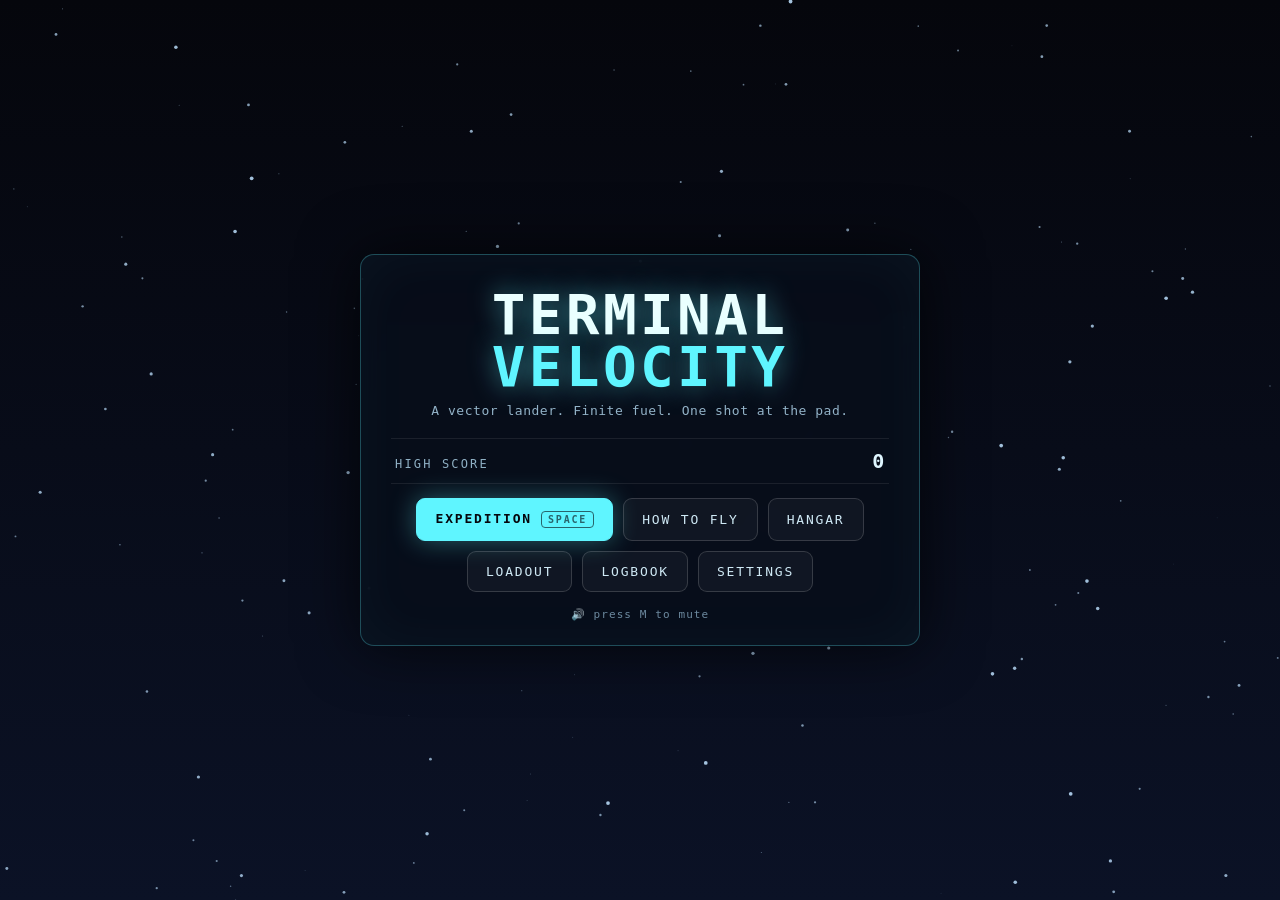
<file: index.html>
<!DOCTYPE html>
<html lang="en">
<head>
<meta charset="utf-8" />
<meta name="viewport" content="width=device-width, initial-scale=1, maximum-scale=1, user-scalable=no, viewport-fit=cover" />
<title>TERMINAL VELOCITY — a vector lander</title>
<meta name="theme-color" content="#05060c" />
<link rel="stylesheet" href="style.css" />
<link rel="icon" href="data:image/svg+xml,<svg xmlns='http://www.w3.org/2000/svg' viewBox='0 0 32 32'><text y='26' font-size='26'>🚀</text></svg>" />
</head>
<body>
  <canvas id="game"></canvas>

  <div id="overlay"></div>

  <div id="touch" class="hidden">
    <div class="cluster">
      <button id="t-left" class="tbtn" aria-label="rotate left">◀</button>
      <button id="t-hold" class="tbtn small" aria-label="attitude hold">≡</button>
      <button id="t-down" class="tbtn small" aria-label="descent thrusters">▼</button>
      <button id="t-right" class="tbtn" aria-label="rotate right">▶</button>
    </div>
    <!-- The utility and second-module buttons appear only when the player owns
         the thing they fire (syncTouchButtons in main.js) - the bar stays
         clean for a new player, and nothing the game sells is unreachable on
         touch, which arrest, overdrive and the second slot all were. -->
    <div class="cluster">
      <button id="t-arrest" class="tbtn small util hidden" aria-label="emergency arrest">⏚<span>ARREST</span></button>
      <button id="t-overdrive" class="tbtn small util hidden" aria-label="combat overdrive">≫<span>OVERDRIVE</span></button>
      <button id="t-ability" class="tbtn ability" aria-label="use module one">◈<span>MODULE I</span></button>
      <button id="t-ability2" class="tbtn ability slot2 hidden" aria-label="use module two">◈<span>MODULE II</span></button>
      <button id="t-thrust" class="tbtn thrust" aria-label="booster">▲<span>BURN</span></button>
    </div>
  </div>

  <div id="rotate">Rotate your device to landscape for the full instrument panel.</div>

  <script type="module" src="src/main.js"></script>
</body>
</html>
</file>
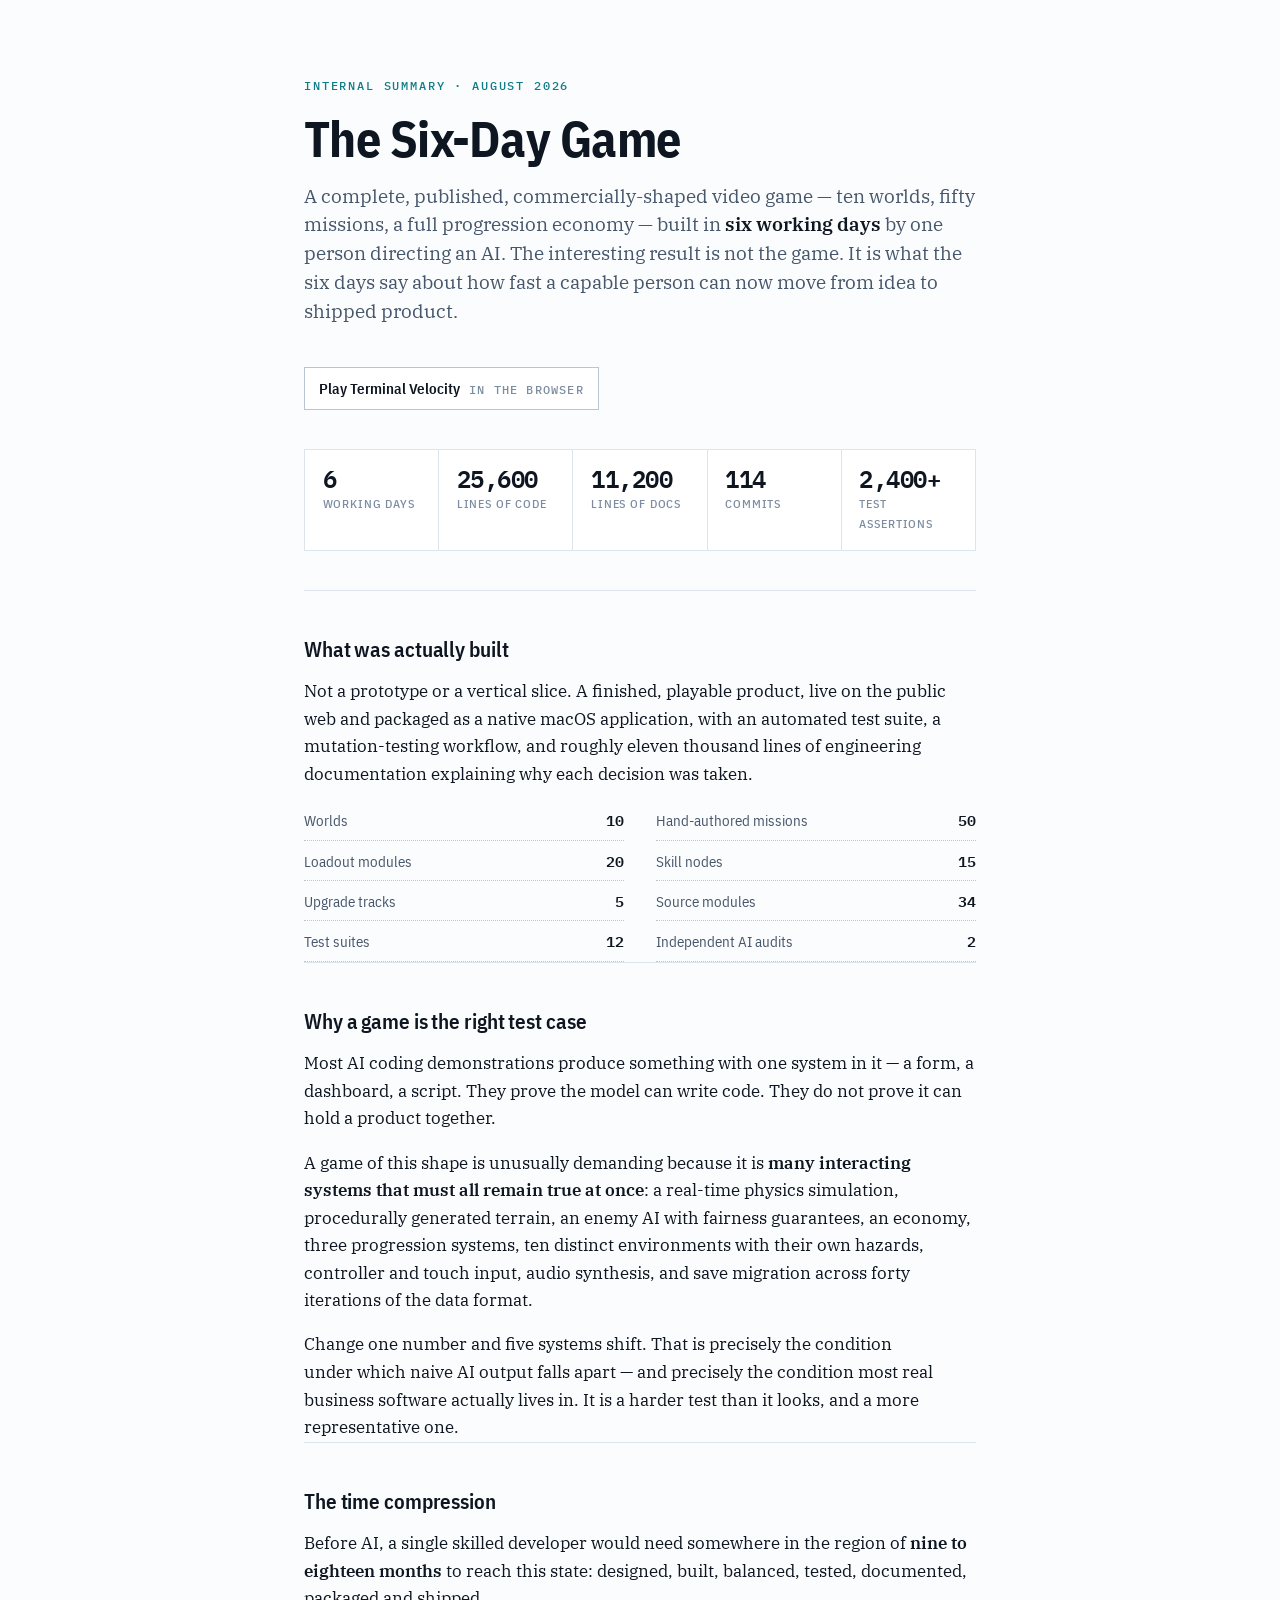
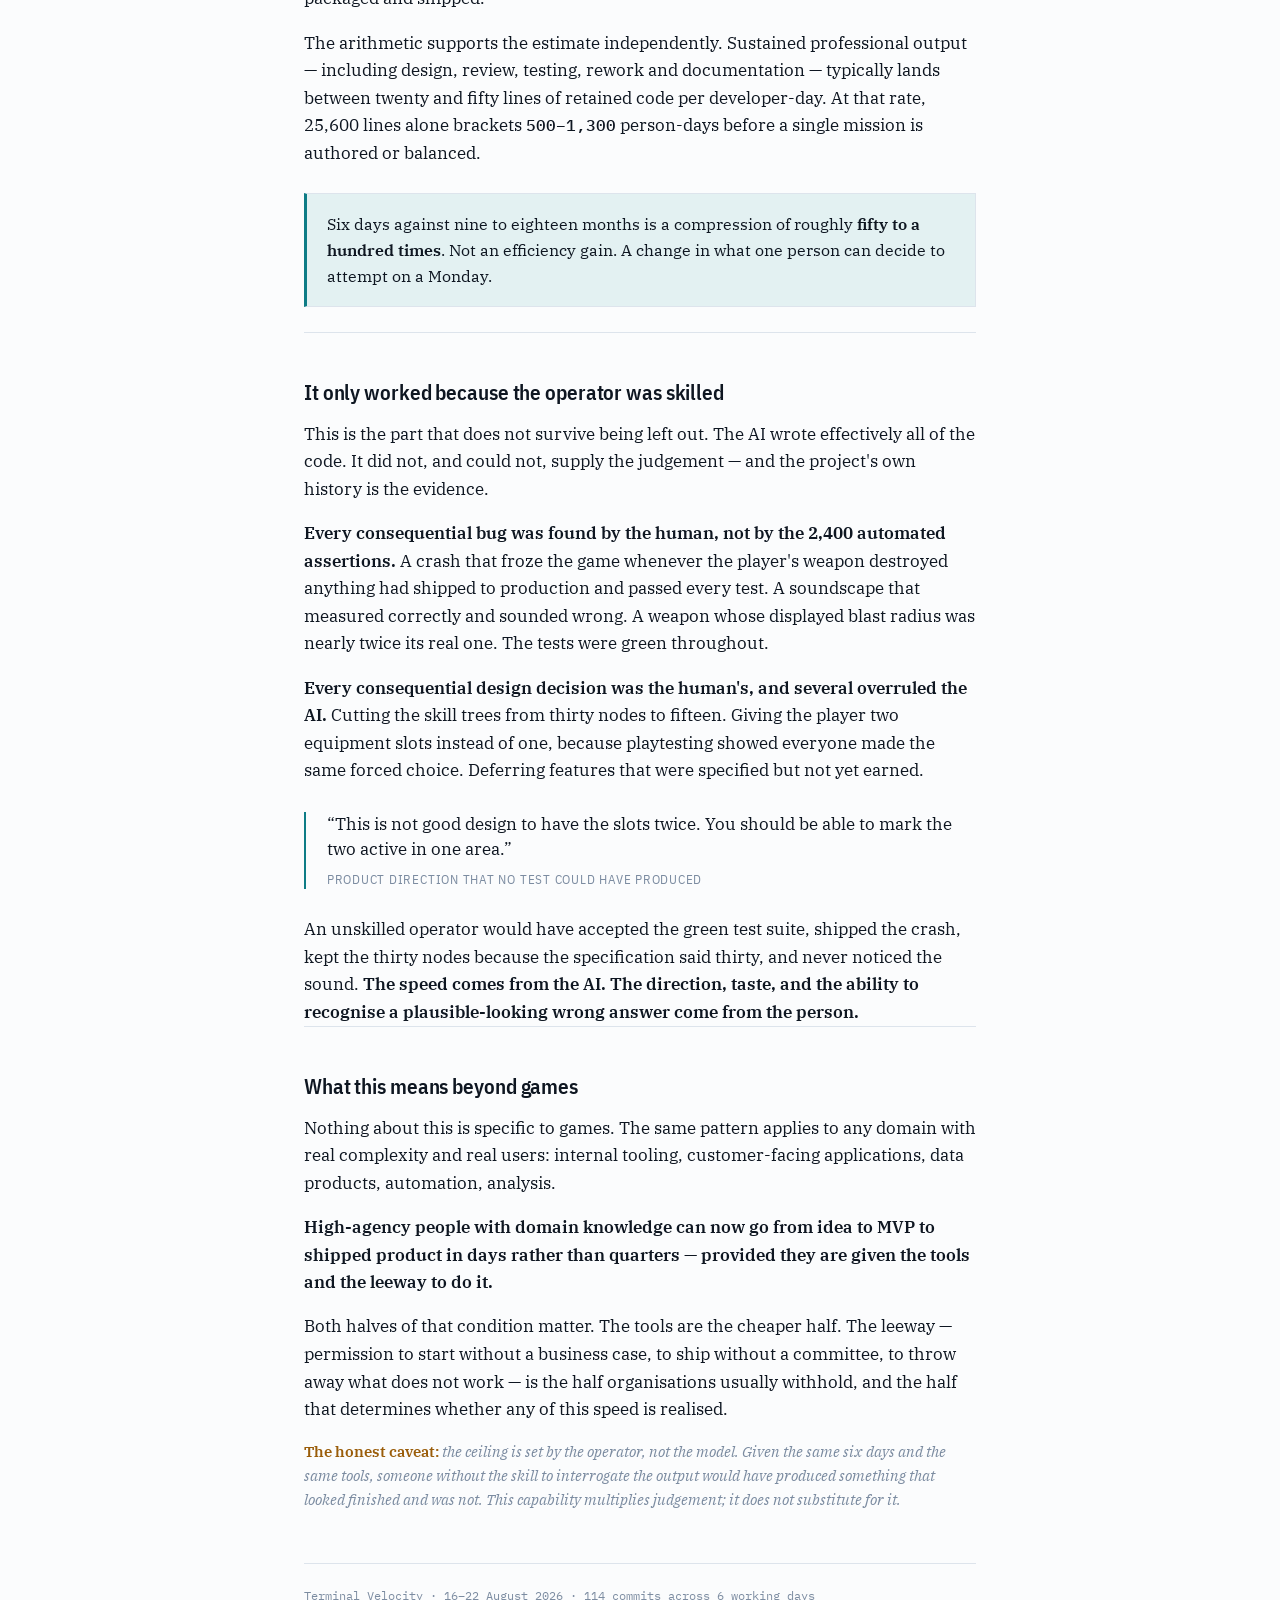
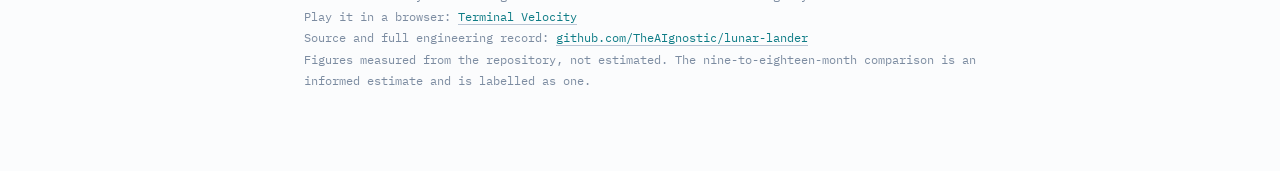
<file: docs/six-day-game.html>
<!DOCTYPE html>
<html lang="en">
<head>
<meta charset="utf-8">
<meta name="viewport" content="width=device-width, initial-scale=1">
<title>The Six-Day Game — Terminal Velocity</title>
<meta name="description" content="A complete, published video game built in six working days by one person directing an AI — and what that says about moving from idea to shipped product.">
<meta name="theme-color" content="#0B1119">
<link rel="icon" href="data:image/svg+xml,<svg xmlns='http://www.w3.org/2000/svg' viewBox='0 0 32 32'><text y='26' font-size='26'>🚀</text></svg>">
<meta property="og:title" content="The Six-Day Game">
<meta property="og:description" content="Ten worlds, fifty missions, 25,600 lines of tested code — built in six working days.">
<meta property="og:type" content="article">
<link rel="preconnect" href="https://fonts.googleapis.com">
<link rel="preconnect" href="https://fonts.gstatic.com" crossorigin>
<link rel="stylesheet" href="https://fonts.googleapis.com/css2?family=IBM+Plex+Mono:wght@400;500;600&family=IBM+Plex+Sans+Condensed:wght@500;600;700&family=IBM+Plex+Serif:ital,wght@0,400;0,600;1,400&display=swap">
</head>
<body>

<style>
  :root {
    --ground:      #FBFCFD;
    --surface:     #FFFFFF;
    --ink:         #0E1621;
    --ink-soft:    #46566B;
    --ink-faint:   #7C8CA1;
    --rule:        #DDE4EC;
    --rule-strong: #B9C5D4;
    --accent:      #0E7C86;
    --accent-soft: #E3F1F2;
    --caution:     #9A5D0A;

    --display: "IBM Plex Sans Condensed", "Helvetica Neue", Arial, sans-serif;
    --body:    "IBM Plex Serif", Georgia, "Times New Roman", serif;
    --mono:    "IBM Plex Mono", ui-monospace, "SF Mono", Menlo, monospace;
  }

  @media (prefers-color-scheme: dark) {
    :root:not([data-theme="light"]) {
      --ground:      #0B1119;
      --surface:     #121B26;
      --ink:         #E7EEF6;
      --ink-soft:    #A2B3C6;
      --ink-faint:   #74879C;
      --rule:        #223040;
      --rule-strong: #35485D;
      --accent:      #5FD8E4;
      --accent-soft: #142A31;
      --caution:     #E0A24B;
    }
  }

  :root[data-theme="dark"] {
    --ground:      #0B1119;
    --surface:     #121B26;
    --ink:         #E7EEF6;
    --ink-soft:    #A2B3C6;
    --ink-faint:   #74879C;
    --rule:        #223040;
    --rule-strong: #35485D;
    --accent:      #5FD8E4;
    --accent-soft: #142A31;
    --caution:     #E0A24B;
  }

  * { box-sizing: border-box; }

  body {
    margin: 0;
    background: var(--ground);
    color: var(--ink);
    font-family: var(--body);
    font-size: 17px;
    line-height: 1.62;
    -webkit-font-smoothing: antialiased;
  }

  .wrap {
    max-width: 47rem;
    margin: 0 auto;
    padding: clamp(2.5rem, 6vw, 5rem) clamp(1.2rem, 5vw, 2.5rem) 5rem;
  }

  .eyebrow {
    font-family: var(--mono);
    font-size: 0.72rem;
    font-weight: 500;
    letter-spacing: 0.16em;
    text-transform: uppercase;
    color: var(--accent);
    margin: 0 0 1.1rem;
  }

  h1 {
    font-family: var(--display);
    font-weight: 700;
    font-size: clamp(2.1rem, 6.5vw, 3.1rem);
    line-height: 1.06;
    letter-spacing: -0.015em;
    text-wrap: balance;
    margin: 0 0 1rem;
  }

  .standfirst {
    font-size: 1.16rem;
    line-height: 1.55;
    color: var(--ink-soft);
    margin: 0 0 2.6rem;
    text-wrap: pretty;
  }
  .standfirst strong { color: var(--ink); font-weight: 600; }

  h2 {
    font-family: var(--display);
    font-weight: 600;
    font-size: 1.34rem;
    letter-spacing: -0.005em;
    text-wrap: balance;
    margin: 0 0 0.7rem;
    padding-top: 2.6rem;
    border-top: 1px solid var(--rule);
  }

  section { display: block; }
  p { margin: 0 0 1.05rem; text-wrap: pretty; }
  p:last-child { margin-bottom: 0; }
  strong { font-weight: 600; }
  em { font-style: italic; color: var(--ink-soft); }

  /* Relative, so the same file works from either repository's Pages site. */
  .play {
    display: inline-flex;
    align-items: baseline;
    gap: 0.55rem;
    margin: 0 0 2.4rem;
    padding: 0.5rem 0.9rem 0.55rem;
    border: 1px solid var(--rule-strong);
    background: var(--surface);
    font-family: var(--display);
    font-size: 0.95rem;
    font-weight: 600;
    color: var(--ink);
    text-decoration: none;
    transition: border-color 120ms ease, color 120ms ease;
  }
  .play:hover, .play:focus-visible { border-color: var(--accent); color: var(--accent); }
  .play span {
    font-family: var(--mono);
    font-size: 0.74rem;
    font-weight: 500;
    letter-spacing: 0.1em;
    text-transform: uppercase;
    color: var(--ink-faint);
  }
  .play:hover span, .play:focus-visible span { color: var(--accent); }
  @media (prefers-reduced-motion: reduce) { .play { transition: none; } }

  .num {
    font-family: var(--mono);
    font-variant-numeric: tabular-nums;
    font-weight: 500;
    font-size: 0.95em;
  }

  /* ---- the measured band ---- */
  .figures {
    display: flex;
    flex-wrap: wrap;
    border: 1px solid var(--rule);
    border-width: 1px 0 0 1px;
    margin: 0 0 2.4rem;
  }
  .fig {
    flex: 1 1 8rem;
    background: var(--surface);
    border: 1px solid var(--rule);
    border-width: 0 1px 1px 0;
    padding: 1rem 1.1rem 1.05rem;
    display: flex;
    flex-direction: column;
    gap: 0.28rem;
  }
  .fig b {
    font-family: var(--mono);
    font-variant-numeric: tabular-nums;
    font-weight: 600;
    font-size: 1.5rem;
    line-height: 1;
    letter-spacing: -0.02em;
    color: var(--ink);
  }
  .fig span {
    font-family: var(--display);
    font-size: 0.76rem;
    font-weight: 500;
    letter-spacing: 0.07em;
    text-transform: uppercase;
    color: var(--ink-faint);
  }

  /* ---- inventory list ---- */
  .built {
    list-style: none;
    margin: 1.3rem 0 0;
    padding: 0;
    display: grid;
    grid-template-columns: repeat(auto-fit, minmax(13rem, 1fr));
    gap: 0.55rem 2rem;
  }
  .built li {
    display: flex;
    justify-content: space-between;
    align-items: baseline;
    gap: 1rem;
    padding-bottom: 0.4rem;
    border-bottom: 1px dotted var(--rule-strong);
    font-family: var(--display);
    font-size: 0.93rem;
    color: var(--ink-soft);
  }
  .built li b {
    font-family: var(--mono);
    font-variant-numeric: tabular-nums;
    font-weight: 600;
    color: var(--ink);
  }

  /* ---- pull quote ---- */
  blockquote {
    margin: 1.7rem 0;
    padding: 0 0 0 1.3rem;
    border-left: 2px solid var(--accent);
    font-size: 1.05rem;
    line-height: 1.5;
    color: var(--ink);
  }
  blockquote p { margin: 0 0 0.45rem; }
  blockquote cite {
    display: block;
    font-family: var(--display);
    font-style: normal;
    font-size: 0.8rem;
    letter-spacing: 0.06em;
    text-transform: uppercase;
    color: var(--ink-faint);
  }

  .callout {
    background: var(--accent-soft);
    border: 1px solid var(--rule);
    border-left: 3px solid var(--accent);
    padding: 1.05rem 1.25rem;
    margin: 1.6rem 0;
    font-size: 1.01rem;
  }
  .callout p { margin: 0; }

  .note {
    font-size: 0.92rem;
    color: var(--ink-faint);
    font-style: italic;
  }
  .note b { color: var(--caution); font-style: normal; font-weight: 600; }

  footer {
    margin-top: 3.2rem;
    padding-top: 1.3rem;
    border-top: 1px solid var(--rule);
    font-family: var(--mono);
    font-size: 0.78rem;
    line-height: 1.7;
    color: var(--ink-faint);
  }
  footer a { color: var(--accent); text-decoration: none; border-bottom: 1px solid var(--rule-strong); }
  footer a:hover, footer a:focus-visible { border-bottom-color: var(--accent); }
  a:focus-visible { outline: 2px solid var(--accent); outline-offset: 3px; }

  /* ---- print / PDF ----------------------------------------------------
     Forced to the light palette whatever the reader's theme is: a dark
     ground is right on a screen and wrong on paper. Relative links cannot
     be followed off a printed page, so the two that matter are spelled out
     in full. */
  @media print {
    :root, :root[data-theme="dark"] {
      --ground:      #FFFFFF;
      --surface:     #FFFFFF;
      --ink:         #14181D;
      --ink-soft:    #3D4753;
      --ink-faint:   #6B7683;
      --rule:        #D3DAE2;
      --rule-strong: #A9B4C1;
      --accent:      #0B6670;
      --accent-soft: #EFF6F7;
      --caution:     #8A5309;
    }
    @page { margin: 16mm 14mm 15mm; }
    body { font-size: 10.5pt; line-height: 1.5; background: #FFFFFF; }
    .wrap { max-width: none; padding: 0; }
    h1 { font-size: 26pt; }
    .standfirst { font-size: 12pt; margin-bottom: 1.4rem; }
    h2 { font-size: 13.5pt; padding-top: 1.5rem; break-after: avoid; }
    p, li, blockquote { orphans: 3; widows: 3; }
    .figures, .callout, blockquote, .built { break-inside: avoid; }
    .fig b { font-size: 15pt; }
    .play { break-inside: avoid; }
    .play::after { content: " — theaignostic.github.io/lunar-lander"; font-family: var(--mono); font-size: 8pt; font-weight: 500; color: var(--ink-faint); letter-spacing: 0; }
    footer { break-inside: avoid; }
    footer a { border-bottom: 0; color: var(--ink-soft); }
  }
</style>

<div class="wrap">

  <p class="eyebrow">Internal summary · August 2026</p>
  <h1>The Six-Day Game</h1>
  <p class="standfirst">A complete, published, commercially-shaped video game — ten worlds, fifty
  missions, a full progression economy — built in <strong>six working days</strong> by one person
  directing an AI. The interesting result is not the game. It is what the six days say about how
  fast a capable person can now move from idea to shipped product.</p>

  <a class="play" href="../">Play Terminal Velocity <span>in the browser</span></a>

  <div class="figures">
    <div class="fig"><b>6</b><span>working days</span></div>
    <div class="fig"><b>25,600</b><span>lines of code</span></div>
    <div class="fig"><b>11,200</b><span>lines of docs</span></div>
    <div class="fig"><b>114</b><span>commits</span></div>
    <div class="fig"><b>2,400+</b><span>test assertions</span></div>
  </div>

  <section>
    <h2>What was actually built</h2>
    <p>Not a prototype or a vertical slice. A finished, playable product, live on the public web and
    packaged as a native macOS application, with an automated test suite, a mutation-testing
    workflow, and roughly eleven thousand lines of engineering documentation explaining why each
    decision was taken.</p>
    <ul class="built">
      <li>Worlds <b>10</b></li>
      <li>Hand-authored missions <b>50</b></li>
      <li>Loadout modules <b>20</b></li>
      <li>Skill nodes <b>15</b></li>
      <li>Upgrade tracks <b>5</b></li>
      <li>Source modules <b>34</b></li>
      <li>Test suites <b>12</b></li>
      <li>Independent AI audits <b>2</b></li>
    </ul>
  </section>

  <section>
    <h2>Why a game is the right test case</h2>
    <p>Most AI coding demonstrations produce something with one system in it — a form, a dashboard, a
    script. They prove the model can write code. They do not prove it can hold a product together.</p>
    <p>A game of this shape is unusually demanding because it is <strong>many interacting systems that
    must all remain true at once</strong>: a real-time physics simulation, procedurally generated
    terrain, an enemy AI with fairness guarantees, an economy, three progression systems, ten distinct
    environments with their own hazards, controller and touch input, audio synthesis, and save
    migration across forty iterations of the data format.</p>
    <p>Change one number and five systems shift. That is precisely the condition under which naive AI
    output falls apart — and precisely the condition most real business software actually lives in.
    It is a harder test than it looks, and a more representative one.</p>
  </section>

  <section>
    <h2>The time compression</h2>
    <p>Before AI, a single skilled developer would need somewhere in the region of <strong>nine to
    eighteen months</strong> to reach this state: designed, built, balanced, tested, documented,
    packaged and shipped.</p>
    <p>The arithmetic supports the estimate independently. Sustained professional output — including
    design, review, testing, rework and documentation — typically lands between twenty and fifty
    lines of retained code per developer-day. At that rate, 25,600 lines alone brackets
    <span class="num">500–1,300</span> person-days before a single mission is authored or balanced.</p>
    <div class="callout">
      <p>Six days against nine to eighteen months is a compression of roughly <strong>fifty to a
      hundred times</strong>. Not an efficiency gain. A change in what one person can decide to
      attempt on a Monday.</p>
    </div>
  </section>

  <section>
    <h2>It only worked because the operator was skilled</h2>
    <p>This is the part that does not survive being left out. The AI wrote effectively all of the
    code. It did not, and could not, supply the judgement — and the project's own history is the
    evidence.</p>
    <p><strong>Every consequential bug was found by the human, not by the 2,400 automated
    assertions.</strong> A crash that froze the game whenever the player's weapon destroyed anything
    had shipped to production and passed every test. A soundscape that measured correctly and sounded
    wrong. A weapon whose displayed blast radius was nearly twice its real one. The tests were green
    throughout.</p>
    <p><strong>Every consequential design decision was the human's, and several overruled the AI.</strong>
    Cutting the skill trees from thirty nodes to fifteen. Giving the player two equipment slots
    instead of one, because playtesting showed everyone made the same forced choice. Deferring
    features that were specified but not yet earned.</p>
    <blockquote>
      <p>“This is not good design to have the slots twice. You should be able to mark the two active
      in one area.”</p>
      <cite>Product direction that no test could have produced</cite>
    </blockquote>
    <p>An unskilled operator would have accepted the green test suite, shipped the crash, kept the
    thirty nodes because the specification said thirty, and never noticed the sound. <strong>The
    speed comes from the AI. The direction, taste, and the ability to recognise a plausible-looking
    wrong answer come from the person.</strong></p>
  </section>

  <section>
    <h2>What this means beyond games</h2>
    <p>Nothing about this is specific to games. The same pattern applies to any domain with real
    complexity and real users: internal tooling, customer-facing applications, data products,
    automation, analysis.</p>
    <p><strong>High-agency people with domain knowledge can now go from idea to MVP to shipped
    product in days rather than quarters — provided they are given the tools and the leeway to do
    it.</strong></p>
    <p>Both halves of that condition matter. The tools are the cheaper half. The leeway — permission
    to start without a business case, to ship without a committee, to throw away what does not work —
    is the half organisations usually withhold, and the half that determines whether any of this
    speed is realised.</p>
    <p class="note"><b>The honest caveat:</b> the ceiling is set by the operator, not the model. Given
    the same six days and the same tools, someone without the skill to interrogate the output would
    have produced something that looked finished and was not. This capability multiplies judgement;
    it does not substitute for it.</p>
  </section>

  <footer>
    Terminal Velocity · 16–22 August 2026 · 114 commits across 6 working days<br>
    Play it in a browser: <a href="../">Terminal Velocity</a><br>
    Source and full engineering record: <a href="https://github.com/TheAIgnostic/lunar-lander">github.com/TheAIgnostic/lunar-lander</a><br>
    Figures measured from the repository, not estimated. The nine-to-eighteen-month
    comparison is an informed estimate and is labelled as one.
  </footer>

</div>
</body>
</html>
</file>
<file: style.css>
/* TERMINAL VELOCITY — UI chrome. The game itself is all canvas. */

:root {
  --cyan: #5ff5ff;
  --mag: #ff4fd8;
  --amber: #ffb347;
  --green: #4dff9f;
  --red: #ff3b5c;
  --ink: #05060c;
  --panel: rgba(8, 14, 26, 0.82);
  --line: rgba(95, 245, 255, 0.28);
  --font: ui-monospace, "SF Mono", Menlo, Consolas, monospace;
  /* Set from the settings screen. The stylesheet is sized in px throughout, so
     the overlay is scaled as a whole rather than by rewriting a hundred
     declarations - `zoom` reflows properly, unlike a transform. */
  --ui-scale: 1;
}

/* High contrast: heavier borders and brighter text on every panel. The canvas
   has its own high-contrast pass; this is the half that lives in the DOM. */
.high-contrast {
  --panel: rgba(2, 5, 12, 0.94);
  --line: rgba(255, 255, 255, 0.55);
}
.high-contrast .screen { border-width: 2px; color: #ffffff; }
.high-contrast .body, .high-contrast .opt-blurb, .high-contrast .best { color: #d8e8f2; }

/* Reduced motion also stills the overlay's entrance. */
.reduce-motion #overlay { animation: none; }

* { box-sizing: border-box; }

html, body {
  margin: 0;
  height: 100%;
  overflow: hidden;
  background: var(--ink);
  color: #dff6ff;
  font-family: var(--font);
  -webkit-user-select: none;
  user-select: none;
  -webkit-tap-highlight-color: transparent;
  touch-action: none;
}

#game { display: block; position: fixed; inset: 0; width: 100%; height: 100%; }

/* ------------------------------------------------------------ overlay */

#overlay {
  position: fixed;
  inset: 0;
  display: grid;
  place-items: center;
  padding: 24px;
  z-index: 10;
  animation: fade .22s ease;
}
#overlay.hidden { display: none; }
@keyframes fade { from { opacity: 0; transform: translateY(6px); } }

.screen {
  zoom: var(--ui-scale);
  width: min(560px, 100%);
  max-height: calc(100vh - 48px);
  overflow-y: auto;
  background: var(--panel);
  border: 1px solid var(--line);
  border-radius: 14px;
  padding: 28px 30px 24px;
  backdrop-filter: blur(10px);
  box-shadow: 0 0 60px rgba(0, 0, 0, .7), inset 0 0 60px rgba(95, 245, 255, .04);
  text-align: center;
}
.screen.wide { width: min(880px, 100%); }

.title {
  font-size: clamp(30px, 7vw, 56px);
  line-height: .92;
  margin: 6px 0 10px;
  letter-spacing: .06em;
  color: #eaffff;
  text-shadow: 0 0 26px rgba(95, 245, 255, .55);
}
.title span { display: block; color: var(--cyan); }

h2 {
  margin: 0 0 6px;
  font-size: clamp(20px, 3.4vw, 30px);
  letter-spacing: .12em;
  text-shadow: 0 0 18px rgba(95, 245, 255, .35);
}

.eyebrow { font-size: 11px; letter-spacing: .28em; margin-bottom: 6px; }
.tag { color: #93b3c8; font-size: 13px; margin: 0 0 20px; letter-spacing: .04em; }
.body { color: #a9c6d8; font-size: 13.5px; line-height: 1.65; margin: 12px auto 18px; max-width: 44ch; }
/* 44ch is a reading-length rule and it is right on the narrow screens. On a wide
   one it strands a paragraph in the middle of a full-bleed grid of tiles, so
   inside a `.setting` it runs the width of the block and lines up with them. */
.screen.wide .setting .body { max-width: none; margin-left: 0; margin-right: 0; }
/* Two active slots (M37), picked from one list (M39): the badge on a fitted
   tile is the whole interface, so it has to read as a *button* rather than as
   decoration - same shape as a <kbd> and lit in the accent. */
.tile.mod .fitted {
  display: inline-block;
  margin-left: 8px;
  padding: 1px 7px;
  border: 1px solid rgba(95,245,255,.7);
  border-radius: 4px;
  background: rgba(95,245,255,.14);
  color: #dff6ff;
  font-size: 11px;
  letter-spacing: .06em;
  vertical-align: middle;
}
.body b { color: #dff6ff; }

.verdict {
  font-size: clamp(24px, 5vw, 38px);
  letter-spacing: .14em;
  margin: 4px 0 14px;
  font-weight: 700;
}
.verdict.bad { color: var(--red); text-shadow: 0 0 30px rgba(255, 59, 92, .8); }

.stats {
  display: flex; justify-content: space-between; align-items: baseline;
  border-top: 1px solid rgba(255, 255, 255, .08);
  border-bottom: 1px solid rgba(255, 255, 255, .08);
  padding: 10px 4px; margin: 14px 0;
  font-size: 12px; letter-spacing: .18em; color: #8fb0c4;
}
.stats b { font-size: 20px; color: #dff6ff; letter-spacing: .04em; }
.stats.big b { font-size: 34px; color: var(--cyan); text-shadow: 0 0 22px rgba(95, 245, 255, .5); }

.record {
  color: var(--mag); letter-spacing: .3em; font-size: 13px; margin: 10px 0 4px;
  animation: pulse 1s ease-in-out infinite alternate;
}
@keyframes pulse { to { text-shadow: 0 0 26px var(--mag); opacity: .7; } }

table.score { width: 100%; border-collapse: collapse; margin: 8px 0 18px; font-size: 13px; }
table.score td { padding: 7px 4px; text-align: left; color: #a9c6d8; border-bottom: 1px solid rgba(255, 255, 255, .06); }
table.score td:last-child { text-align: right; color: #dff6ff; font-weight: 700; }
table.score tr.tot td { color: var(--cyan); font-size: 15px; padding-top: 12px; border-bottom: none; }
table.score tr.run td { color: #8fb0c4; font-size: 12px; letter-spacing: .1em; border: none; }

.specs { display: grid; grid-template-columns: 1fr 1fr; gap: 8px; margin: 18px 0 22px; }
.specs div {
  display: flex; justify-content: space-between; align-items: baseline;
  background: rgba(255, 255, 255, .03); border: 1px solid rgba(255, 255, 255, .07);
  border-radius: 8px; padding: 9px 12px;
}
.specs span { font-size: 10px; letter-spacing: .18em; color: #7f9db0; }
.specs b { font-size: 13px; color: #dff6ff; }

/* ------------------------------------------------------------ buttons */

.btns { display: flex; flex-wrap: wrap; gap: 10px; justify-content: center; margin-top: 6px; }

.btn {
  position: relative;
  font: inherit; font-size: 13px; letter-spacing: .14em;
  color: #cfe9f5; background: rgba(255, 255, 255, .04);
  border: 1px solid rgba(255, 255, 255, .16);
  border-radius: 9px; padding: 12px 18px; cursor: pointer;
  transition: transform .1s ease, background .16s, border-color .16s, box-shadow .16s;
}
.btn:hover { background: rgba(95, 245, 255, .1); border-color: var(--cyan); transform: translateY(-1px); }
.btn:active { transform: translateY(1px); }
.btn.primary {
  color: var(--ink); background: var(--cyan); border-color: var(--cyan); font-weight: 700;
  box-shadow: 0 0 26px rgba(95, 245, 255, .35);
}
.btn.primary:hover { background: #aefaff; box-shadow: 0 0 38px rgba(95, 245, 255, .6); }
.btn .key {
  display: inline-block; margin-left: 9px; padding: 2px 6px; font-size: 10px;
  border: 1px solid currentColor; border-radius: 4px; opacity: .6;
}

.foot { margin-top: 16px; font-size: 11px; color: #6d8aa0; letter-spacing: .1em; }

/* ------------------------------------------------------------ mission grid */

.grid {
  display: grid; grid-template-columns: repeat(auto-fill, minmax(126px, 1fr));
  gap: 10px; margin: 18px 0 22px;
}
.tile {
  font: inherit; text-align: left; cursor: pointer;
  display: grid; gap: 3px; padding: 11px 12px;
  background: rgba(255, 255, 255, .035);
  border: 1px solid rgba(255, 255, 255, .12); border-radius: 10px;
  color: #dff6ff; transition: transform .1s, border-color .16s, background .16s;
}
.tile:hover:not(.locked) { border-color: var(--cyan); background: rgba(95, 245, 255, .08); transform: translateY(-2px); }
/* The gamepad's selection cursor. Deliberately louder than :hover - a mouse
   pointer is visible on its own and tells you where you are, and a stick is
   not, so the only thing saying where you are is this. */
.ui-focus {
  outline: 2px solid var(--cyan);
  outline-offset: 2px;
  border-color: var(--cyan) !important;
  background: rgba(95, 245, 255, .10);
  box-shadow: 0 0 0 4px rgba(95, 245, 255, .16), 0 0 18px rgba(95, 245, 255, .28);
}
.tile.ui-focus { transform: translateY(-2px); }
.tile .num { font-size: 11px; color: #7f9db0; }
.tile .world { font-size: 10px; letter-spacing: .2em; }
.tile .name { font-size: 12px; font-weight: 700; }
.tile .best { font-size: 10px; color: #7f9db0; letter-spacing: .1em; }
.tile.locked { opacity: .35; cursor: not-allowed; }

/* ------------------------------------------------------------ help keys */

.keys { display: grid; gap: 10px; margin: 18px 0; text-align: left; }
.keys > div { display: flex; align-items: center; gap: 8px; flex-wrap: wrap; }
.keys span { font-size: 12px; color: #a9c6d8; }
kbd {
  font: inherit; font-size: 11px; padding: 5px 9px; border-radius: 6px;
  background: rgba(255, 255, 255, .06); border: 1px solid rgba(255, 255, 255, .2);
  box-shadow: inset 0 -2px 0 rgba(0, 0, 0, .35); color: #dff6ff;
}

/* ------------------------------------------------------------ touch */

#touch {
  position: fixed; inset: auto 0 0 0; z-index: 8;
  display: none; justify-content: space-between; align-items: flex-end;
  padding: 18px 20px calc(18px + env(safe-area-inset-bottom));
  pointer-events: none;
}
#touch.hidden { display: none !important; }
#touch .cluster { display: flex; align-items: flex-end; gap: 10px; }
.tbtn {
  pointer-events: auto; font: inherit; font-size: 22px;
  width: 78px; height: 78px; border-radius: 50%;
  background: rgba(8, 20, 34, .6); color: var(--cyan);
  border: 1.5px solid var(--line); backdrop-filter: blur(6px);
  display: grid; place-items: center; margin-right: 10px;
}
.tbtn.small { width: 58px; height: 58px; font-size: 16px; opacity: .8; }
.tbtn.thrust {
  width: 104px; height: 104px; margin: 0; color: var(--amber);
  border-color: rgba(255, 179, 71, .5); font-size: 26px; line-height: 1;
}
.tbtn.thrust span { display: block; font-size: 10px; letter-spacing: .16em; }
.tbtn.ability {
  width: 66px; height: 66px; margin: 0 10px 0 0; color: #7ef2d0;
  border-color: rgba(126, 242, 208, .45); font-size: 20px; line-height: 1;
}
.tbtn.ability span { display: block; font-size: 8px; letter-spacing: .14em; }
.tbtn.ability.slot2 { color: #ffcf4d; border-color: rgba(255, 207, 77, .45); }
.tbtn.util { color: var(--amber); border-color: rgba(255, 179, 71, .4); margin: 0 10px 0 0; }
.tbtn.util span { display: block; font-size: 7px; letter-spacing: .12em; }
/* A button the player does not own yet is absent, not disabled - synced per
   mission by syncTouchButtons. The container's own .hidden already carries
   !important; the per-button rule needs its own. */
#touch .tbtn.hidden { display: none; }
.tbtn.active { background: rgba(95, 245, 255, .25); box-shadow: 0 0 26px rgba(95, 245, 255, .4); }
.tbtn.thrust.active { background: rgba(255, 179, 71, .3); box-shadow: 0 0 30px rgba(255, 179, 71, .5); }

@media (pointer: coarse) {
  #touch { display: flex; }
}

#rotate { display: none; }
@media (pointer: coarse) and (orientation: portrait) {
  #rotate {
    display: grid; place-items: center; position: fixed; inset: 0; z-index: 30;
    background: rgba(5, 6, 12, .94); padding: 40px; text-align: center;
    font-size: 14px; letter-spacing: .1em; color: var(--cyan);
  }
}

/* ------------------------------------------------------------ settings */

.setting { margin: 18px 0; text-align: left; }
.setting-name { font-size: 10px; letter-spacing: .22em; color: #7f9db0; margin-bottom: 8px; }
.setting.dimmed { opacity: .45; }
.opts { display: grid; gap: 8px; }

.opt {
  font: inherit; text-align: left; cursor: pointer; display: grid; gap: 4px;
  padding: 11px 14px; border-radius: 10px; color: #dff6ff;
  background: rgba(255, 255, 255, .035);
  border: 1px solid rgba(255, 255, 255, .12);
  transition: border-color .16s, background .16s, transform .1s;
}
.opt:hover { border-color: rgba(95, 245, 255, .6); background: rgba(95, 245, 255, .07); }
.opt:active { transform: translateY(1px); }
.opt.on {
  border-color: var(--cyan); background: rgba(95, 245, 255, .12);
  box-shadow: inset 0 0 24px rgba(95, 245, 255, .08);
}
.opt.on .opt-title::after { content: " ✓"; color: var(--cyan); }
.opt-title { font-size: 12px; font-weight: 700; letter-spacing: .14em; }
.opt-blurb { font-size: 11.5px; line-height: 1.5; color: #a9c6d8; }

/* ------------------------------------------------------------ landing metrics */

table.metrics { width: 100%; border-collapse: collapse; margin: 6px 0 14px; font-size: 12px; }
table.metrics td { padding: 5px 4px; color: #a9c6d8; }
table.metrics .m-val { text-align: right; font-weight: 700; color: #dff6ff; white-space: nowrap; }
table.metrics .m-w { text-align: right; font-size: 10.5px; color: #7f9db0; width: 46px; }
table.metrics .m-bar { width: 40%; padding: 5px 8px; }
table.metrics .m-bar span {
  display: block; height: 5px; border-radius: 3px; background: var(--cyan); min-width: 2px;
}
table.metrics tr.m-perfect .m-bar span { background: var(--green); }
table.metrics tr.m-good .m-bar span { background: var(--cyan); }
table.metrics tr.m-hard .m-bar span { background: var(--amber); }
table.metrics tr.m-total td { border-top: 1px solid rgba(255,255,255,.1); padding-top: 9px; color: #8fb0c4; font-size: 11.5px; }
table.metrics tr.m-total .m-val { color: var(--cyan); font-size: 14px; }

.objective {
  margin: 0 0 16px; padding: 9px 12px; border-radius: 8px; font-size: 12px;
  background: rgba(255, 179, 71, .07); border: 1px solid rgba(255, 179, 71, .3); color: #e8d3b0;
}
.objective span { font-size: 10px; letter-spacing: .2em; color: var(--amber); margin-right: 8px; }
/* The repeated-failure assist is help, not a scolding: cyan, not warning red. */
.objective.met {
  background: rgba(77, 255, 159, .08); border-color: rgba(77, 255, 159, .35); color: #cdf3de;
}
.objective.met span { color: var(--green); }
.objective.assist {
  background: rgba(95, 245, 255, .07); border-color: rgba(95, 245, 255, .32); color: #cfe6f2;
}
.objective.assist span { color: var(--cyan); }

/* The logbook table reuses the post-landing metrics styling, but its rows are
   label/value/note rather than bars. */
table.stats-table td:first-child { color: #a9c6d8; }
table.stats-table .m-val { text-align: right; white-space: nowrap; }
table.stats-table .m-w { text-align: right; color: #7f9db0; font-size: 11px; }

/* The CONTROLS list: one row per flight control, click then press a key. */
.keys-list { display: grid; gap: 8px; }
.opt.keyrow { display: flex; align-items: center; justify-content: space-between; gap: 12px; }
.opt.keyrow .opt-blurb { text-align: right; }
.opt.keyrow.on { border-color: var(--amber); color: var(--amber); }

/* Hostile systems on the briefing: what is out there, and how to beat it
   without shooting back. Red-tinted so it reads as a warning at a glance. */
.threats {
  margin: 0 0 16px; padding: 10px 12px; border-radius: 8px; font-size: 12px;
  background: rgba(255, 59, 92, .07); border: 1px solid rgba(255, 59, 92, .32); color: #e8bcc4;
}
.threats > span {
  display: block; font-size: 10px; letter-spacing: .2em; color: var(--red);
  margin-bottom: 6px;
}
.threats div { line-height: 1.5; }
.threats b { color: #ffd7de; letter-spacing: .08em; }
.threats i { font-style: normal; font-size: 10px; letter-spacing: .14em; color: #a88a92; }

.grid.chapters { grid-template-columns: repeat(auto-fit, minmax(240px, 1fr)); }
.tile.chapter { gap: 5px; padding: 14px 16px; }
.tile.chapter .name { font-size: 11px; color: #9fc0d4; letter-spacing: .14em; }
.tile.chapter .best { font-size: 11px; line-height: 1.45; color: #8fb0c4; letter-spacing: 0; }

.notice {
  margin: 0 0 14px; padding: 10px 12px; border-radius: 8px; font-size: 11.5px; line-height: 1.5;
  background: rgba(255, 179, 71, .08); border: 1px solid rgba(255, 179, 71, .32); color: #e8d3b0;
}
.notice b { color: var(--amber); font-weight: 700; }

.tile.route .rec { color: #7f9db0; }
.tile.route .name { font-size: 11px; letter-spacing: .1em; }
.tile.route i { color: var(--amber); font-style: normal; }

/* ------------------------------------------------------------ hangar */

.hangar-grid { display: grid; grid-template-columns: 340px 1fr; gap: 18px; align-items: start; margin: 14px 0; }
#hangar-view { border-radius: 10px; border: 1px solid rgba(95,245,255,.18); width: 340px; height: 300px; }
.hangar-detail { text-align: left; }
.hangar-detail .body { margin: 0 0 10px; }
.cost {
  font-size: 12px; color: #dff6ff; margin: 4px 0 12px; padding: 9px 12px; border-radius: 8px;
  background: rgba(255,255,255,.04); border: 1px solid rgba(255,255,255,.1);
}
.cost span { font-size: 10px; letter-spacing: .2em; color: #7f9db0; margin-right: 8px; }
.grid.comps { grid-template-columns: repeat(auto-fit, minmax(150px, 1fr)); }
.tile.comp { gap: 6px; }
.tile.comp.on { border-color: var(--cyan); background: rgba(95,245,255,.1); }
.tile.comp .pips { font-size: 13px; color: var(--cyan); letter-spacing: .12em; }
.mats { display: flex; flex-wrap: wrap; gap: 8px; justify-content: center; margin: 4px 0 12px; }
.mats span { font-size: 11px; color: #dff6ff; background: rgba(255,255,255,.04); border: 1px solid rgba(255,255,255,.1); border-radius: 6px; padding: 4px 9px; }
.mats i { color: #8fb0c4; font-style: normal; }
@media (max-width: 720px) { .hangar-grid { grid-template-columns: 1fr; } #hangar-view { width: 100%; } }

/* ------------------------------------------------------------ outfit */

.trees { display: grid; grid-template-columns: repeat(auto-fit, minmax(230px, 1fr)); gap: 12px; margin: 14px 0 18px; text-align: left; }
.tree { background: rgba(255,255,255,.03); border: 1px solid rgba(255,255,255,.1); border-radius: 10px; padding: 12px; }
.tree.gated { opacity: .55; }
.tree-name { font-size: 11px; letter-spacing: .2em; color: var(--cyan); margin-bottom: 4px; }
.tree-blurb { font-size: 11px; color: #8fb0c4; line-height: 1.45; margin-bottom: 10px; }
.node {
  display: grid; gap: 3px; width: 100%; text-align: left; font: inherit; cursor: pointer;
  padding: 8px 10px; margin-bottom: 7px; border-radius: 8px; color: #dff6ff;
  background: rgba(255,255,255,.03); border: 1px solid rgba(255,255,255,.09);
}
.node.can { border-color: rgba(95,245,255,.55); }
.node.can:hover { background: rgba(95,245,255,.1); }
.node.maxed { border-color: rgba(77,255,159,.45); }
.node:disabled { cursor: not-allowed; }
.node-name { font-size: 11.5px; font-weight: 700; }
.node-name i { color: #7f9db0; font-style: normal; font-weight: 400; }
.node-eff { font-size: 11px; color: #a9c6d8; }
.node-cost { font-size: 10.5px; color: #7f9db0; }
.node.can .node-cost { color: var(--cyan); }
.tile.mod.locked { opacity: .4; }
.tile.mod.on { border-color: var(--cyan); background: rgba(95,245,255,.1); }

/* A refusal the player can read. Actions that are deliberately unavailable -
   the hangar mid-expedition, a mid-mission restart - say so here rather than
   doing nothing when pressed. */
.toast {
  position: absolute;
  top: 18px;
  left: 50%;
  transform: translateX(-50%);
  z-index: 40;
  padding: 10px 18px;
  max-width: min(560px, 88vw);
  text-align: center;
  font: 600 13px ui-monospace, "SF Mono", Menlo, Consolas, monospace;
  letter-spacing: 0.02em;
  color: #ffd9a3;
  background: rgba(14, 18, 28, 0.92);
  border: 1px solid rgba(255, 179, 71, 0.45);
  border-radius: 6px;
  box-shadow: 0 6px 26px rgba(0, 0, 0, 0.5);
}

/* The route screen. Two cards rather than four, each led by the body's own
   mark, so a world is recognisable before any of the forecast is read. */
.grid.routes {
  display: grid;
  grid-template-columns: repeat(2, minmax(0, 1fr));
  gap: 16px;
  margin: 14px 0 6px;
}
@media (max-width: 720px) {
  .grid.routes { grid-template-columns: 1fr; }
}
.tile.route {
  display: flex;
  flex-direction: column;
  align-items: flex-start;
  gap: 4px;
  padding: 18px 18px 16px;
}
.tile.route .planet-mark {
  display: block;
  margin: 2px 0 8px;
  line-height: 0;
}
.tile.route .planet-icon { display: block; }
.tile.route .world { font-size: 18px; letter-spacing: 0.06em; }
.tile.route .best.haul { color: #c9a4ff; }

/* --- M25: the ladder ------------------------------------------------------
   The route window shows every cleared body plus the next one, so the card
   count is 1, 2 or 3 and a fixed two-column grid left one card stranded in the
   left half of the screen. Flex-wrap with centred justification puts one card
   in the middle and lays two or three out evenly, which is what Tom asked for. */
.grid.routes.centred,
.grid.chapters.centred {
  display: flex;
  flex-wrap: wrap;
  justify-content: center;
  align-items: stretch;
  gap: 16px;
}
/* Basis small enough that three fit on one row at the narrowest desktop the
   game is played at - three cards wrapped and pushed Europa below the fold at
   800px wide. They grow to the max when there are only one or two. */
.grid.routes.centred > .tile { flex: 1 1 200px; max-width: 320px; }
.grid.chapters.centred > .tile { flex: 1 1 200px; max-width: 300px; }
@media (max-width: 720px) {
  .grid.routes.centred > .tile,
  .grid.chapters.centred > .tile { flex: 1 1 100%; max-width: none; }
}

/* A card says which kind it is, so "go back and farm" and "go on" never read
   as two identical buttons. */
.route-tag {
  align-self: flex-start;
  font-size: 9px;
  letter-spacing: .16em;
  padding: 3px 7px;
  border-radius: 3px;
  margin-bottom: 2px;
}
.route-tag.next { background: rgba(93, 245, 255, .14); color: var(--cyan, #5df5ff); }
.route-tag.done { background: rgba(159, 192, 212, .12); color: #9fc0d4; }
.tile.route.is-next { border-color: rgba(93, 245, 255, .38); }
.tile.chapter.locked { opacity: .5; }

/* --- M27: the ladder trail ------------------------------------------------
   Ten bodies in a fixed order, and a cleared one cannot be re-flown - so the
   route screen shows one card and this: where the run has got to. Ten route
   cards would be a wall, and nine of them would be unclickable, which is a menu
   that lies. A trail is a record instead.

   It wraps rather than scrolls, because a horizontal scroller hides the end of
   the ladder, and the end of the ladder is the point. */
.ladder {
  display: flex;
  flex-wrap: wrap;
  justify-content: center;
  align-items: center;
  gap: 4px 10px;
  margin: 12px 0 4px;
  padding: 0;
  list-style: none;
}
.ladder .rung {
  display: inline-flex;
  align-items: center;
  gap: 5px;
  font-size: 10px;
  letter-spacing: .14em;
  color: #7f9db0;
  white-space: nowrap;
}
/* The separator is drawn between rungs rather than inside them, so the last
   body never trails a dangling arrow. */
.ladder .rung + .rung::before {
  content: '\203a';
  color: #43596b;
  margin-right: 5px;
}
.ladder .pip { font-size: 11px; line-height: 1; color: currentColor; }
.ladder .rung.done { color: var(--rung, #4dff9f); opacity: .85; }
.ladder .rung.next {
  color: var(--rung, #5df5ff);
  font-weight: 700;
  text-shadow: 0 0 12px currentColor;
}
.ladder .rung.ahead { opacity: .45; }
@media (max-width: 720px) {
  .ladder .rung { font-size: 9px; letter-spacing: .1em; }
}

/* Ten forecast cards on the expedition start screen: the whole ladder, laid out
   the way the supply stop lays out one. A fixed basis rather than the route
   screen's grow-to-fill, so ten cards make even rows instead of one row of five
   and one lonely row of two stretched across the width.

   The panel is wider than the standard `wide` 880px for this screen alone. At
   880 the cards fall three to a row, which makes a ten-body ladder four ragged
   rows; at 1180 they fall **five and five**, which is the shape the ladder
   actually has. It is still `min(…, 100%)`, so a narrow window just gets fewer
   per row and the mobile rule below takes over. */
.screen.wide.ladder-screen { width: min(1180px, 100%); }
.grid.routes.centred.ladder-cards { gap: 12px; }
.grid.routes.centred.ladder-cards > .tile {
  flex: 0 1 208px;
  max-width: 240px;
  padding: 14px 14px 12px;
  gap: 3px;
}
.grid.routes.centred.ladder-cards .planet-mark { margin: 0 0 4px; }
.grid.routes.centred.ladder-cards .world { font-size: 15px; }
@media (max-width: 720px) {
  .grid.routes.centred.ladder-cards > .tile { flex: 1 1 100%; max-width: none; }
}

/* A body further down the ladder is a forecast, not an option: it is a `div`
   with no action, so it must not offer a hover state or a pointer either. */
.tile.route.is-ahead {
  opacity: .5;
  cursor: default;
  border-color: rgba(159, 192, 212, .14);
}
.tile.route.is-ahead:hover {
  border-color: rgba(159, 192, 212, .14);
  background: rgba(255, 255, 255, .02);
  transform: none;
}

/* God mode: a test switch, marked so it cannot be forgotten about. Amber rather
   than the interface cyan, because it is not part of the game — the point of
   the colour is that a screenshot taken under it looks wrong at a glance. */
.notice.god {
  border-color: rgba(255, 207, 77, .5);
  background: rgba(255, 207, 77, .09);
  color: #ffcf4d;
}
.route-tag.god { background: rgba(255, 207, 77, .16); color: #ffcf4d; }
.tile.route.is-god {
  opacity: .82;
  border-color: rgba(255, 207, 77, .3);
}
.tile.route.is-god:hover {
  opacity: 1;
  border-color: rgba(255, 207, 77, .7);
  background: rgba(255, 207, 77, .07);
}

/* The completion screen. Rare enough to be worth its own look: the stone above
   the verdict, the ten bodies rolled out below it, and one way out. */
.screen.complete .diamond {
  font-size: 54px;
  line-height: 1;
  margin: 2px 0 6px;
  color: #9fe8ff;
  text-shadow: 0 0 26px #9fe8ff, 0 0 60px rgba(159, 232, 255, .5);
  animation: diamond-turn 5s ease-in-out infinite;
}
@keyframes diamond-turn {
  0%, 100% { transform: rotate(0deg) scale(1); }
  50% { transform: rotate(180deg) scale(1.08); }
}
.reduce-motion .screen.complete .diamond { animation: none; }
.ladder.roll { margin: 10px 0 14px; }
.ladder.roll .rung-name { color: var(--rung, #9fc0d4); }
.ladder.roll .pip { color: var(--rung, #9fe8ff); }
.screen.complete .body.dim { color: #7f9db0; font-size: 12px; }
/* A secondary note under a screen's main copy. Was only ever defined inside
   `.screen.complete`, so the same class read as normal body text anywhere
   else - which is a style that silently does nothing, the CSS version of a
   hazard name with no builder behind it. */
.screen .body.dim { color: #7f9db0; font-size: 12px; }
</file>
